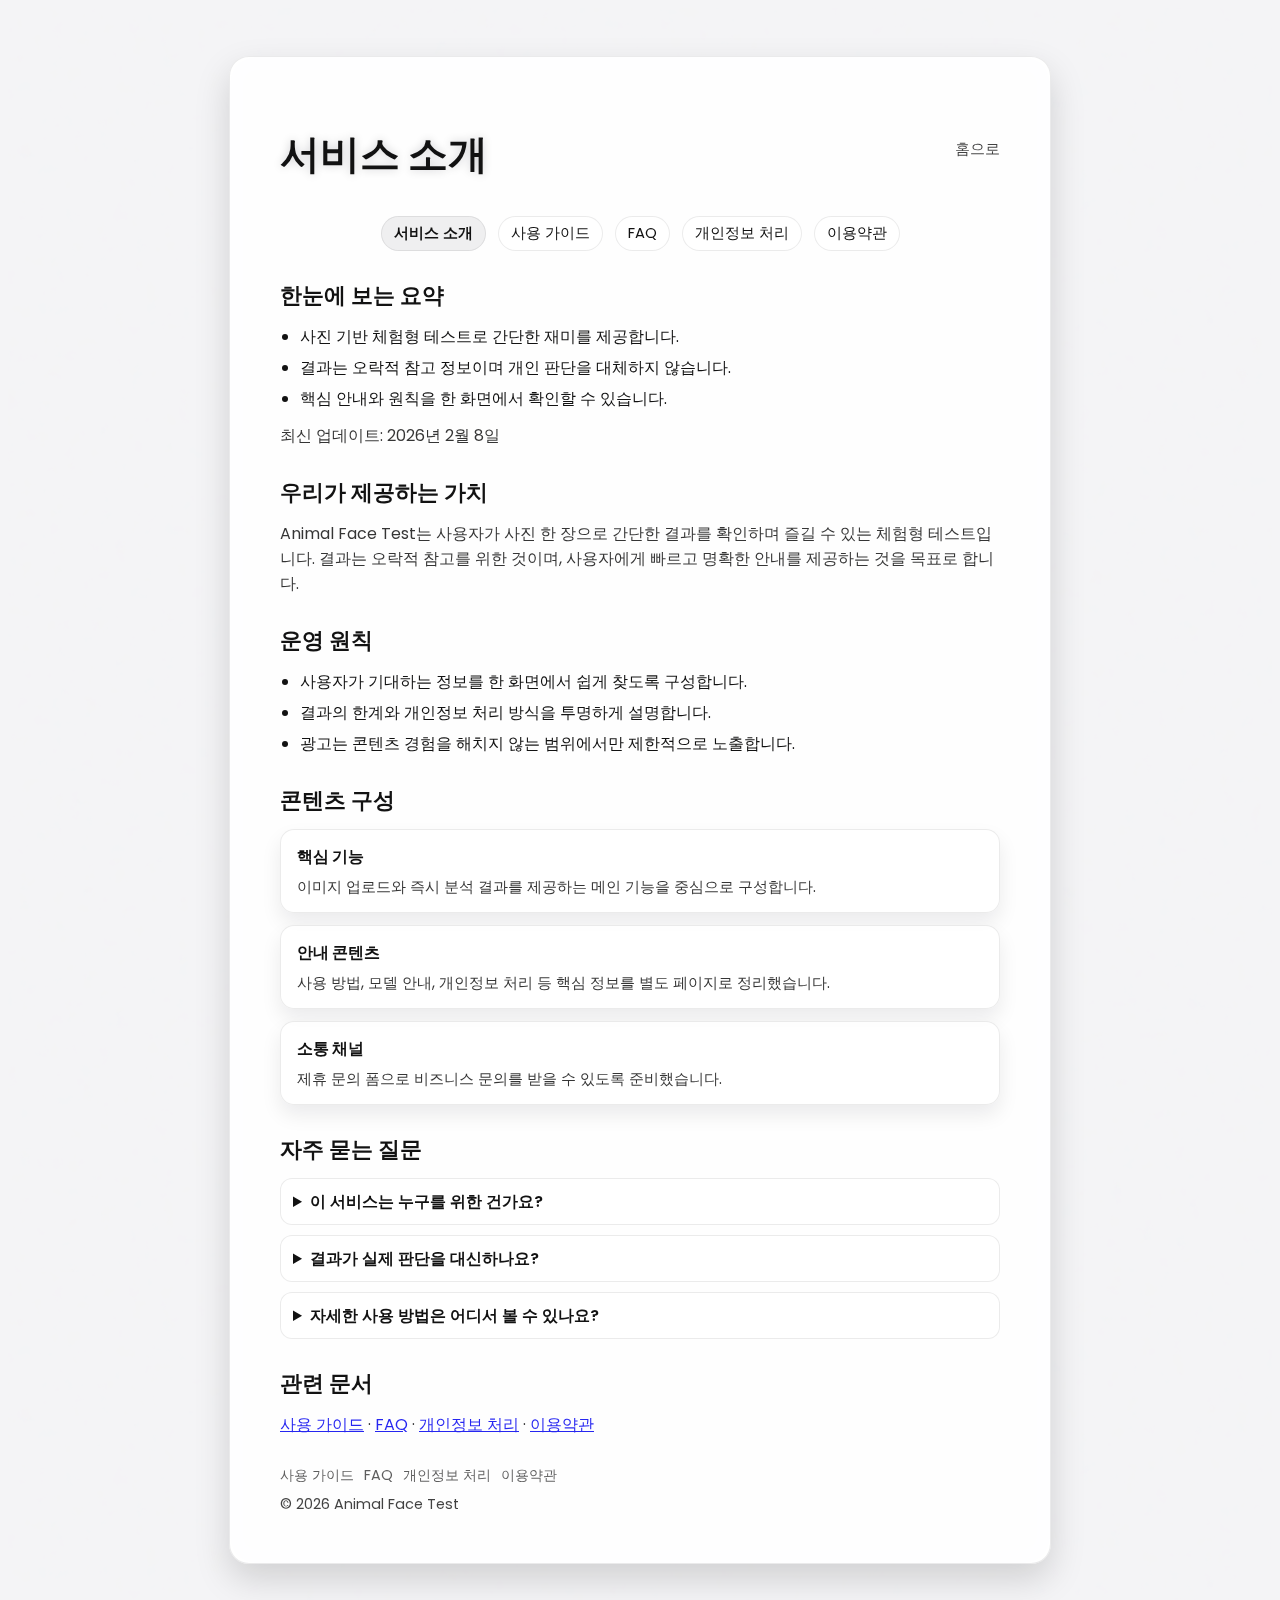
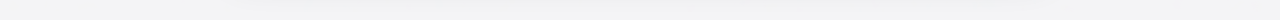
<file: about.html>
<!DOCTYPE html>
<html lang="ko">
<head>
    <meta charset="UTF-8">
    <meta name="viewport" content="width=device-width, initial-scale=1.0">
    <meta name="google-adsense-account" content="ca-pub-1304112425581501">
    <meta name="description" content="Animal Face Test의 목적, 제공 가치, 운영 원칙을 소개합니다.">
    <link rel="canonical" href="https://hsuj86.github.io/product-builder-lecture/about.html">
    <meta name="robots" content="index,follow,max-image-preview:large,max-snippet:-1,max-video-preview:-1">
    <meta property="og:type" content="website">
    <meta property="og:locale" content="ko_KR">
    <meta property="og:site_name" content="Animal Face Test">
    <meta property="og:title" content="서비스 소개 | Animal Face Test">
    <meta property="og:description" content="Animal Face Test의 목적, 제공 가치, 운영 원칙을 소개합니다.">
    <meta property="og:url" content="https://hsuj86.github.io/product-builder-lecture/about.html">
    <meta property="og:image" content="https://hsuj86.github.io/product-builder-lecture/apple-touch-icon.png">
    <meta name="twitter:card" content="summary">
    <meta name="twitter:title" content="서비스 소개 | Animal Face Test">
    <meta name="twitter:description" content="Animal Face Test의 목적, 제공 가치, 운영 원칙을 소개합니다.">
    <meta name="twitter:image" content="https://hsuj86.github.io/product-builder-lecture/apple-touch-icon.png">
    <meta name="theme-color" content="#f9a825">

    <link rel="icon" href="favicon.svg" type="image/svg+xml">
    <link rel="icon" href="favicon.png" type="image/png" sizes="32x32">
    <link rel="apple-touch-icon" href="apple-touch-icon.png" sizes="180x180">
    <!-- Google tag (gtag.js) -->
    <script async src="https://www.googletagmanager.com/gtag/js?id=G-LN14LSSPPQ"></script>
    <script>
      window.dataLayer = window.dataLayer || [];
      function gtag(){dataLayer.push(arguments);}
      gtag('js', new Date());

      gtag('config', 'G-LN14LSSPPQ');
    </script>
    <script type="text/javascript">
        (function(c,l,a,r,i,t,y){
            c[a]=c[a]||function(){(c[a].q=c[a].q||[]).push(arguments)};
            t=l.createElement(r);t.async=1;t.src="https://www.clarity.ms/tag/"+i;
            y=l.getElementsByTagName(r)[0];y.parentNode.insertBefore(t,y);
        })(window, document, "clarity", "script", "vb42dzsl79");
    </script>
    <title>서비스 소개 | Animal Face Test</title>
    <script type="application/ld+json">
    {
      "@context": "https://schema.org",
      "@type": "AboutPage",
      "name": "서비스 소개 | Animal Face Test",
      "url": "https://hsuj86.github.io/product-builder-lecture/about.html",
      "inLanguage": "ko",
      "about": {
        "@type": "WebSite",
        "name": "Animal Face Test",
        "url": "https://hsuj86.github.io/product-builder-lecture/"
      }
    }
    </script>
    <link rel="stylesheet" href="style.css">
    <script async src="https://pagead2.googlesyndication.com/pagead/js/adsbygoogle.js?client=ca-pub-1304112425581501"
     crossorigin="anonymous"></script>
</head>
<body>
    <div class="container">
        <div class="header">
            <h1>서비스 소개</h1>
            <a class="text-link" href="index.html">홈으로</a>
        </div>
        <nav class="site-nav" aria-label="사이트 탐색">
            <a href="about.html" aria-current="page">서비스 소개</a>
            <a href="guide.html">사용 가이드</a>
            <a href="faq.html">FAQ</a>
            <a href="privacy.html">개인정보 처리</a>
            <a href="terms.html">이용약관</a>
        </nav>
        <section id="summary" class="content-section">
            <h2 class="section-title">한눈에 보는 요약</h2>
            <ul class="info-list">
                <li>사진 기반 체험형 테스트로 간단한 재미를 제공합니다.</li>
                <li>결과는 오락적 참고 정보이며 개인 판단을 대체하지 않습니다.</li>
                <li>핵심 안내와 원칙을 한 화면에서 확인할 수 있습니다.</li>
            </ul>
            <p class="section-text">최신 업데이트: <time datetime="2026-02-08">2026년 2월 8일</time></p>
        </section>
        <main class="content-section">
            <h2 class="section-title">우리가 제공하는 가치</h2>
            <p class="section-text">Animal Face Test는 사용자가 사진 한 장으로 간단한 결과를 확인하며 즐길 수 있는 체험형 테스트입니다. 결과는 오락적 참고를 위한 것이며, 사용자에게 빠르고 명확한 안내를 제공하는 것을 목표로 합니다.</p>
        </main>
        <section class="content-section">
            <h2 class="section-title">운영 원칙</h2>
            <ul class="info-list">
                <li>사용자가 기대하는 정보를 한 화면에서 쉽게 찾도록 구성합니다.</li>
                <li>결과의 한계와 개인정보 처리 방식을 투명하게 설명합니다.</li>
                <li>광고는 콘텐츠 경험을 해치지 않는 범위에서만 제한적으로 노출합니다.</li>
            </ul>
        </section>
        <section class="content-section">
            <h2 class="section-title">콘텐츠 구성</h2>
            <div class="section-grid">
                <div class="section-card">
                    <h3>핵심 기능</h3>
                    <p>이미지 업로드와 즉시 분석 결과를 제공하는 메인 기능을 중심으로 구성합니다.</p>
                </div>
                <div class="section-card">
                    <h3>안내 콘텐츠</h3>
                    <p>사용 방법, 모델 안내, 개인정보 처리 등 핵심 정보를 별도 페이지로 정리했습니다.</p>
                </div>
                <div class="section-card">
                    <h3>소통 채널</h3>
                    <p>제휴 문의 폼으로 비즈니스 문의를 받을 수 있도록 준비했습니다.</p>
                </div>
            </div>
        </section>
        <section class="content-section">
            <h2 class="section-title">자주 묻는 질문</h2>
            <div class="faq">
                <details>
                    <summary>이 서비스는 누구를 위한 건가요?</summary>
                    <p>사진으로 간단한 테스트를 즐기고 싶은 사용자에게 적합합니다.</p>
                </details>
                <details>
                    <summary>결과가 실제 판단을 대신하나요?</summary>
                    <p>아니요. 결과는 오락적 참고용이며 판단을 대체하지 않습니다.</p>
                </details>
                <details>
                    <summary>자세한 사용 방법은 어디서 볼 수 있나요?</summary>
                    <p>사용 가이드 페이지에서 단계별 설명을 확인할 수 있습니다.</p>
                </details>
            </div>
        </section>
        <section class="content-section">
            <h2 class="section-title">관련 문서</h2>
            <p class="section-text">
                <a href="guide.html">사용 가이드</a> ·
                <a href="faq.html">FAQ</a> ·
                <a href="privacy.html">개인정보 처리</a> ·
                <a href="terms.html">이용약관</a>
            </p>
        </section>
        <footer class="site-footer">
            <p class="footer-links">
                <a href="guide.html">사용 가이드</a>
                <a href="faq.html">FAQ</a>
                <a href="privacy.html">개인정보 처리</a>
                <a href="terms.html">이용약관</a>
            </p>
            <p>© 2026 Animal Face Test</p>
        </footer>
    </div>
</body>
</html>
</file>
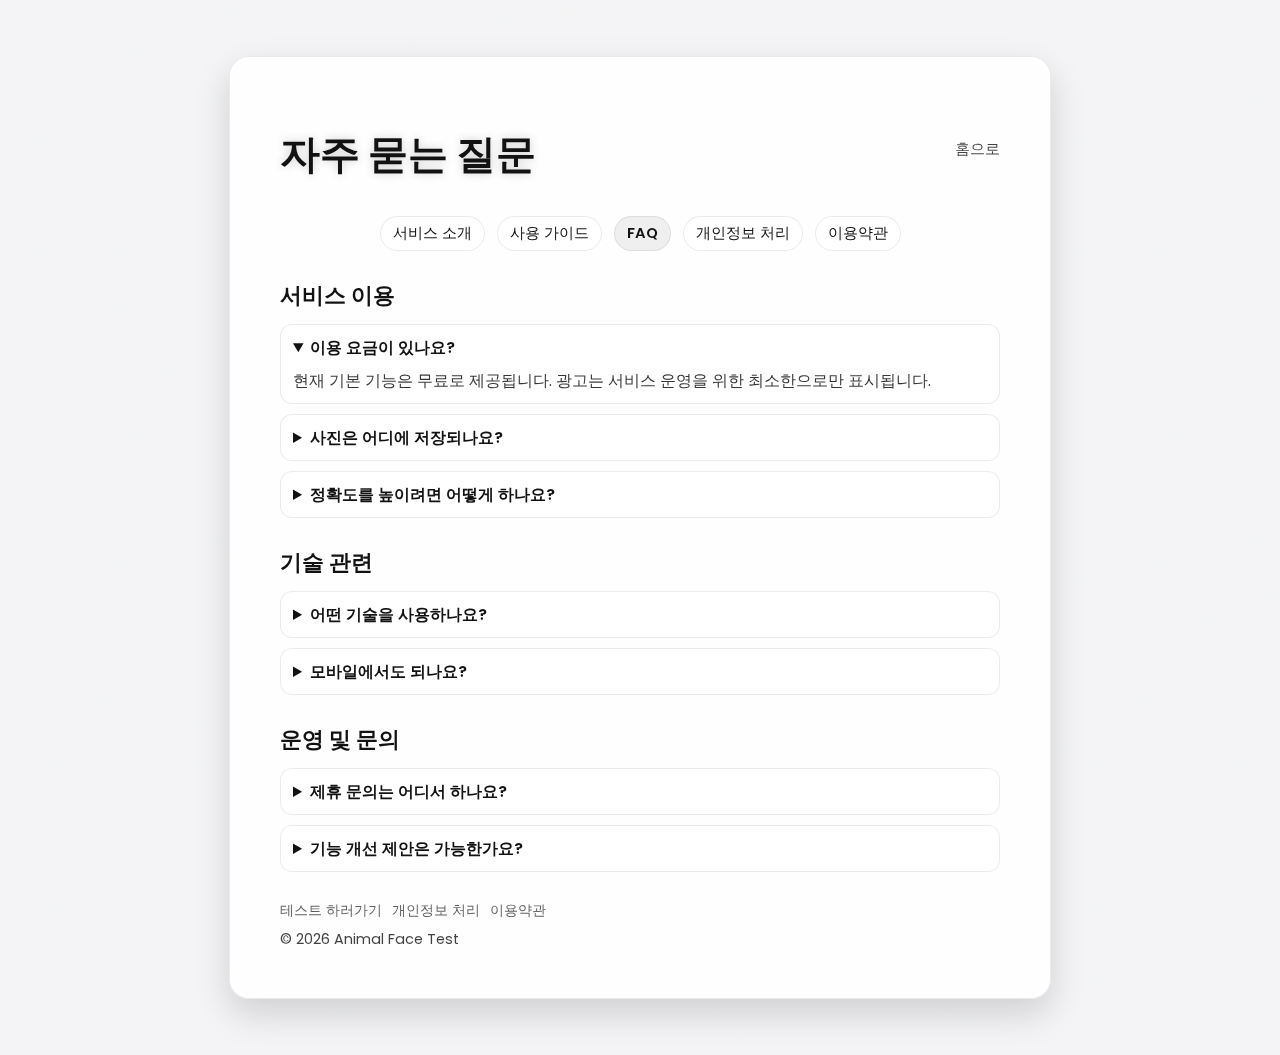
<file: faq.html>
<!DOCTYPE html>
<html lang="ko">
<head>
    <meta charset="UTF-8">
    <meta name="viewport" content="width=device-width, initial-scale=1.0">
    <meta name="google-adsense-account" content="ca-pub-1304112425581501">
    <meta name="description" content="Animal Face Test에 대한 자주 묻는 질문과 답변을 정리했습니다.">

    <link rel="icon" href="favicon.svg" type="image/svg+xml">
    <link rel="icon" href="favicon.png" type="image/png" sizes="32x32">
    <link rel="apple-touch-icon" href="apple-touch-icon.png" sizes="180x180">
    <!-- Google tag (gtag.js) -->
    <script async src="https://www.googletagmanager.com/gtag/js?id=G-LN14LSSPPQ"></script>
    <script>
      window.dataLayer = window.dataLayer || [];
      function gtag(){dataLayer.push(arguments);}
      gtag('js', new Date());

      gtag('config', 'G-LN14LSSPPQ');
    </script>
    <script type="text/javascript">
        (function(c,l,a,r,i,t,y){
            c[a]=c[a]||function(){(c[a].q=c[a].q||[]).push(arguments)};
            t=l.createElement(r);t.async=1;t.src="https://www.clarity.ms/tag/"+i;
            y=l.getElementsByTagName(r)[0];y.parentNode.insertBefore(t,y);
        })(window, document, "clarity", "script", "vb42dzsl79");
    </script>
    <title>FAQ | Animal Face Test</title>
    <link rel="stylesheet" href="style.css">
    <script async src="https://pagead2.googlesyndication.com/pagead/js/adsbygoogle.js?client=ca-pub-1304112425581501"
     crossorigin="anonymous"></script>
</head>
<body>
    <div class="container">
        <div class="header">
            <h1>자주 묻는 질문</h1>
            <a class="text-link" href="index.html">홈으로</a>
        </div>
        <nav class="site-nav" aria-label="사이트 탐색">
            <a href="about.html">서비스 소개</a>
            <a href="guide.html">사용 가이드</a>
            <a href="faq.html" aria-current="page">FAQ</a>
            <a href="privacy.html">개인정보 처리</a>
            <a href="terms.html">이용약관</a>
        </nav>
        <main class="content-section">
            <h2 class="section-title">서비스 이용</h2>
            <div class="faq">
                <details open>
                    <summary>이용 요금이 있나요?</summary>
                    <p>현재 기본 기능은 무료로 제공됩니다. 광고는 서비스 운영을 위한 최소한으로만 표시됩니다.</p>
                </details>
                <details>
                    <summary>사진은 어디에 저장되나요?</summary>
                    <p>사진은 브라우저에서만 처리되며 서버로 전송되지 않습니다.</p>
                </details>
                <details>
                    <summary>정확도를 높이려면 어떻게 하나요?</summary>
                    <p>밝고 정면에 가까운 사진을 사용하면 결과가 더 안정적입니다.</p>
                </details>
            </div>
        </main>
        <section class="content-section">
            <h2 class="section-title">기술 관련</h2>
            <div class="faq">
                <details>
                    <summary>어떤 기술을 사용하나요?</summary>
                    <p>브라우저에서 동작하는 이미지 분류 모델을 활용합니다.</p>
                </details>
                <details>
                    <summary>모바일에서도 되나요?</summary>
                    <p>네. 모바일 브라우저에서도 동일하게 동작합니다.</p>
                </details>
            </div>
        </section>
        <section class="content-section">
            <h2 class="section-title">운영 및 문의</h2>
            <div class="faq">
                <details>
                    <summary>제휴 문의는 어디서 하나요?</summary>
                    <p>메인 페이지 하단의 제휴 문의 폼을 이용해 주세요.</p>
                </details>
                <details>
                    <summary>기능 개선 제안은 가능한가요?</summary>
                    <p>문의 폼으로 아이디어를 보내주시면 검토 후 반영합니다.</p>
                </details>
            </div>
        </section>
        <footer class="site-footer">
            <p class="footer-links">
                <a href="index.html">테스트 하러가기</a>
                <a href="privacy.html">개인정보 처리</a>
                <a href="terms.html">이용약관</a>
            </p>
            <p>© 2026 Animal Face Test</p>
        </footer>
    </div>
</body>
</html>
</file>
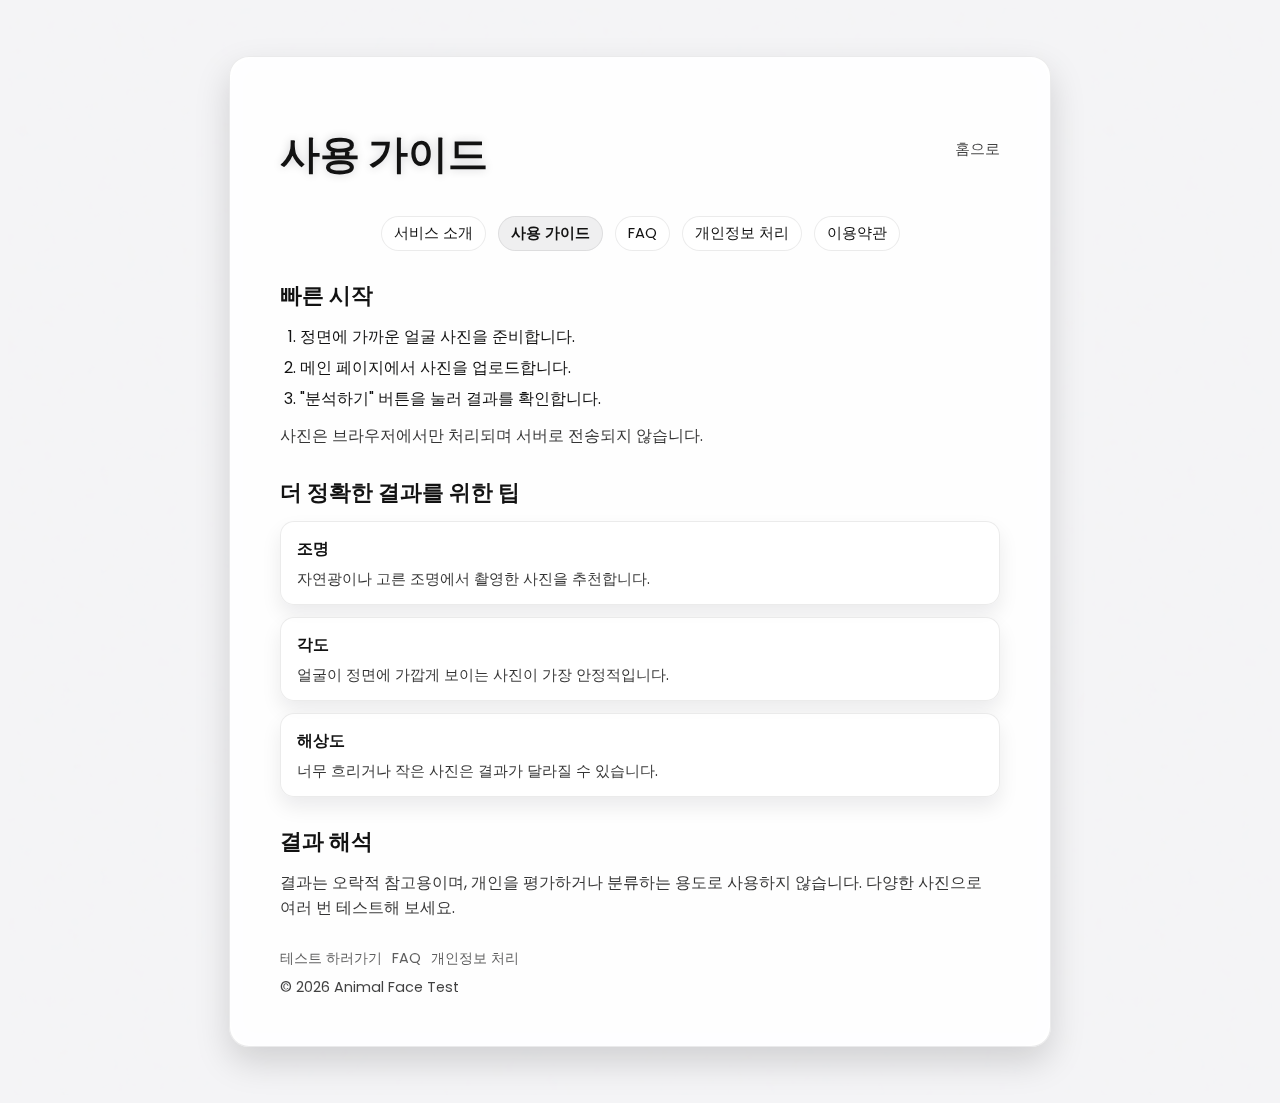
<file: guide.html>
<!DOCTYPE html>
<html lang="ko">
<head>
    <meta charset="UTF-8">
    <meta name="viewport" content="width=device-width, initial-scale=1.0">
    <meta name="google-adsense-account" content="ca-pub-1304112425581501">
    <meta name="description" content="사진 업로드부터 결과 확인까지, Animal Face Test 사용 방법을 안내합니다.">
    <!-- Google tag (gtag.js) -->
    <script async src="https://www.googletagmanager.com/gtag/js?id=G-LN14LSSPPQ"></script>
    <script>
      window.dataLayer = window.dataLayer || [];
      function gtag(){dataLayer.push(arguments);}
      gtag('js', new Date());

      gtag('config', 'G-LN14LSSPPQ');
    </script>
    <script type="text/javascript">
        (function(c,l,a,r,i,t,y){
            c[a]=c[a]||function(){(c[a].q=c[a].q||[]).push(arguments)};
            t=l.createElement(r);t.async=1;t.src="https://www.clarity.ms/tag/"+i;
            y=l.getElementsByTagName(r)[0];y.parentNode.insertBefore(t,y);
        })(window, document, "clarity", "script", "vb42dzsl79");
    </script>
    <title>사용 가이드 | Animal Face Test</title>
    <link rel="stylesheet" href="style.css">
    <script async src="https://pagead2.googlesyndication.com/pagead/js/adsbygoogle.js?client=ca-pub-1304112425581501"
     crossorigin="anonymous"></script>
</head>
<body>
    <div class="container">
        <div class="header">
            <h1>사용 가이드</h1>
            <a class="text-link" href="index.html">홈으로</a>
        </div>
        <nav class="site-nav" aria-label="사이트 탐색">
            <a href="about.html">서비스 소개</a>
            <a href="guide.html" aria-current="page">사용 가이드</a>
            <a href="faq.html">FAQ</a>
            <a href="privacy.html">개인정보 처리</a>
            <a href="terms.html">이용약관</a>
        </nav>
        <main class="content-section">
            <h2 class="section-title">빠른 시작</h2>
            <ol class="info-list">
                <li>정면에 가까운 얼굴 사진을 준비합니다.</li>
                <li>메인 페이지에서 사진을 업로드합니다.</li>
                <li>"분석하기" 버튼을 눌러 결과를 확인합니다.</li>
            </ol>
            <p class="section-text">사진은 브라우저에서만 처리되며 서버로 전송되지 않습니다.</p>
        </main>
        <section class="content-section">
            <h2 class="section-title">더 정확한 결과를 위한 팁</h2>
            <div class="section-grid">
                <div class="section-card">
                    <h3>조명</h3>
                    <p>자연광이나 고른 조명에서 촬영한 사진을 추천합니다.</p>
                </div>
                <div class="section-card">
                    <h3>각도</h3>
                    <p>얼굴이 정면에 가깝게 보이는 사진이 가장 안정적입니다.</p>
                </div>
                <div class="section-card">
                    <h3>해상도</h3>
                    <p>너무 흐리거나 작은 사진은 결과가 달라질 수 있습니다.</p>
                </div>
            </div>
        </section>
        <section class="content-section">
            <h2 class="section-title">결과 해석</h2>
            <p class="section-text">결과는 오락적 참고용이며, 개인을 평가하거나 분류하는 용도로 사용하지 않습니다. 다양한 사진으로 여러 번 테스트해 보세요.</p>
        </section>
        <footer class="site-footer">
            <p class="footer-links">
                <a href="index.html">테스트 하러가기</a>
                <a href="faq.html">FAQ</a>
                <a href="privacy.html">개인정보 처리</a>
            </p>
            <p>© 2026 Animal Face Test</p>
        </footer>
    </div>
</body>
</html>
</file>
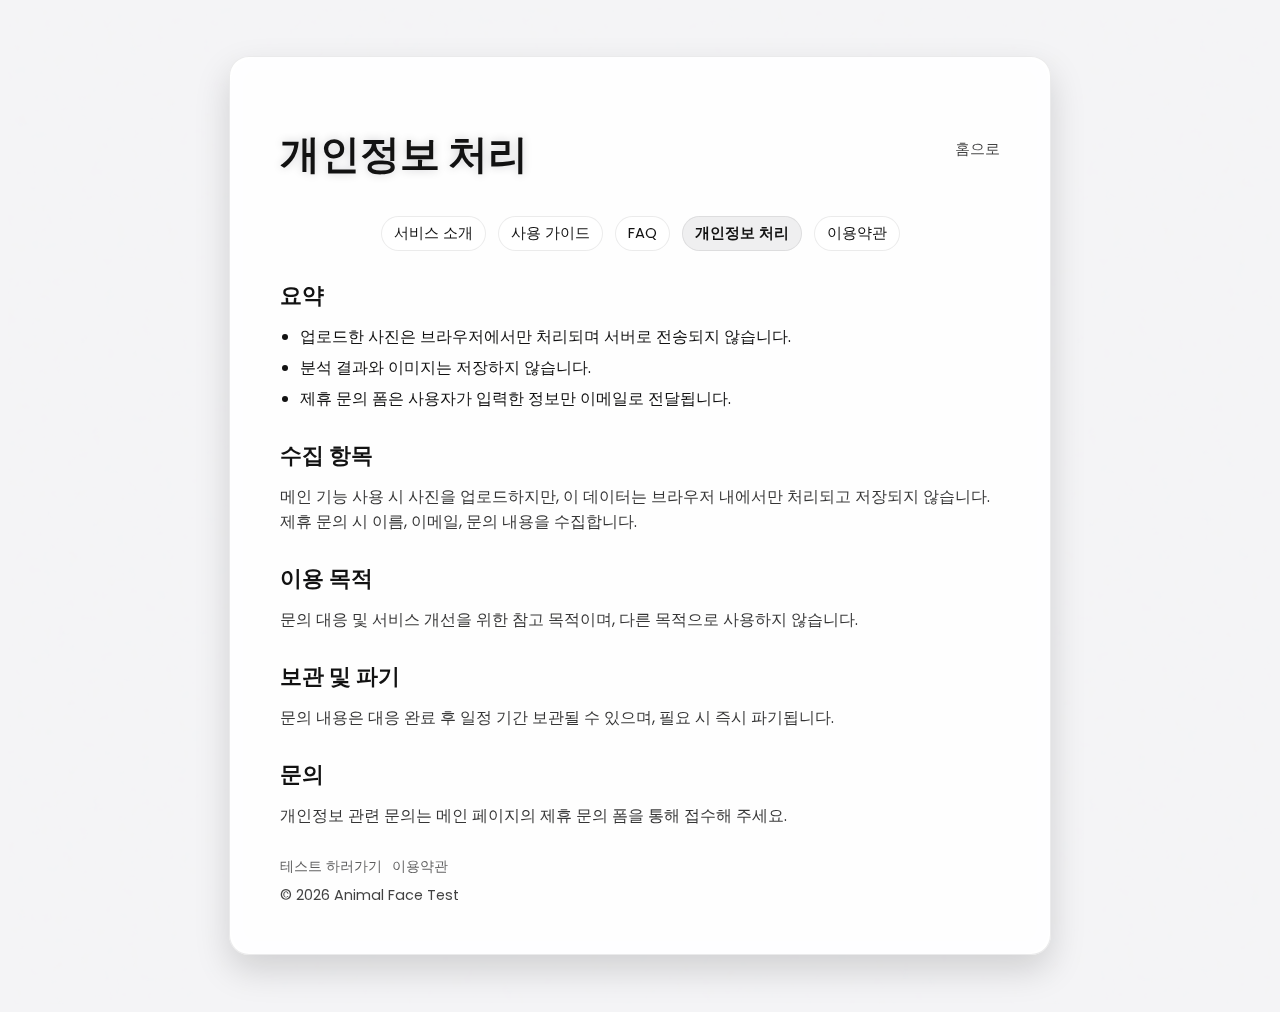
<file: privacy.html>
<!DOCTYPE html>
<html lang="ko">
<head>
    <meta charset="UTF-8">
    <meta name="viewport" content="width=device-width, initial-scale=1.0">
    <meta name="google-adsense-account" content="ca-pub-1304112425581501">
    <meta name="description" content="Animal Face Test 개인정보 처리방침 및 데이터 처리 안내">
    <!-- Google tag (gtag.js) -->
    <script async src="https://www.googletagmanager.com/gtag/js?id=G-LN14LSSPPQ"></script>
    <script>
      window.dataLayer = window.dataLayer || [];
      function gtag(){dataLayer.push(arguments);}
      gtag('js', new Date());

      gtag('config', 'G-LN14LSSPPQ');
    </script>
    <title>개인정보 처리 | Animal Face Test</title>
    <link rel="stylesheet" href="style.css">
    <script async src="https://pagead2.googlesyndication.com/pagead/js/adsbygoogle.js?client=ca-pub-1304112425581501"
     crossorigin="anonymous"></script>
</head>
<body>
    <div class="container">
        <div class="header">
            <h1>개인정보 처리</h1>
            <a class="text-link" href="index.html">홈으로</a>
        </div>
        <nav class="site-nav" aria-label="사이트 탐색">
            <a href="about.html">서비스 소개</a>
            <a href="guide.html">사용 가이드</a>
            <a href="faq.html">FAQ</a>
            <a href="privacy.html" aria-current="page">개인정보 처리</a>
            <a href="terms.html">이용약관</a>
        </nav>
        <main class="content-section">
            <h2 class="section-title">요약</h2>
            <ul class="info-list">
                <li>업로드한 사진은 브라우저에서만 처리되며 서버로 전송되지 않습니다.</li>
                <li>분석 결과와 이미지는 저장하지 않습니다.</li>
                <li>제휴 문의 폼은 사용자가 입력한 정보만 이메일로 전달됩니다.</li>
            </ul>
        </main>
        <section class="content-section">
            <h2 class="section-title">수집 항목</h2>
            <p class="section-text">메인 기능 사용 시 사진을 업로드하지만, 이 데이터는 브라우저 내에서만 처리되고 저장되지 않습니다. 제휴 문의 시 이름, 이메일, 문의 내용을 수집합니다.</p>
        </section>
        <section class="content-section">
            <h2 class="section-title">이용 목적</h2>
            <p class="section-text">문의 대응 및 서비스 개선을 위한 참고 목적이며, 다른 목적으로 사용하지 않습니다.</p>
        </section>
        <section class="content-section">
            <h2 class="section-title">보관 및 파기</h2>
            <p class="section-text">문의 내용은 대응 완료 후 일정 기간 보관될 수 있으며, 필요 시 즉시 파기됩니다.</p>
        </section>
        <section class="content-section">
            <h2 class="section-title">문의</h2>
            <p class="section-text">개인정보 관련 문의는 메인 페이지의 제휴 문의 폼을 통해 접수해 주세요.</p>
        </section>
        <footer class="site-footer">
            <p class="footer-links">
                <a href="index.html">테스트 하러가기</a>
                <a href="terms.html">이용약관</a>
            </p>
            <p>© 2026 Animal Face Test</p>
        </footer>
    </div>
</body>
</html>
</file>
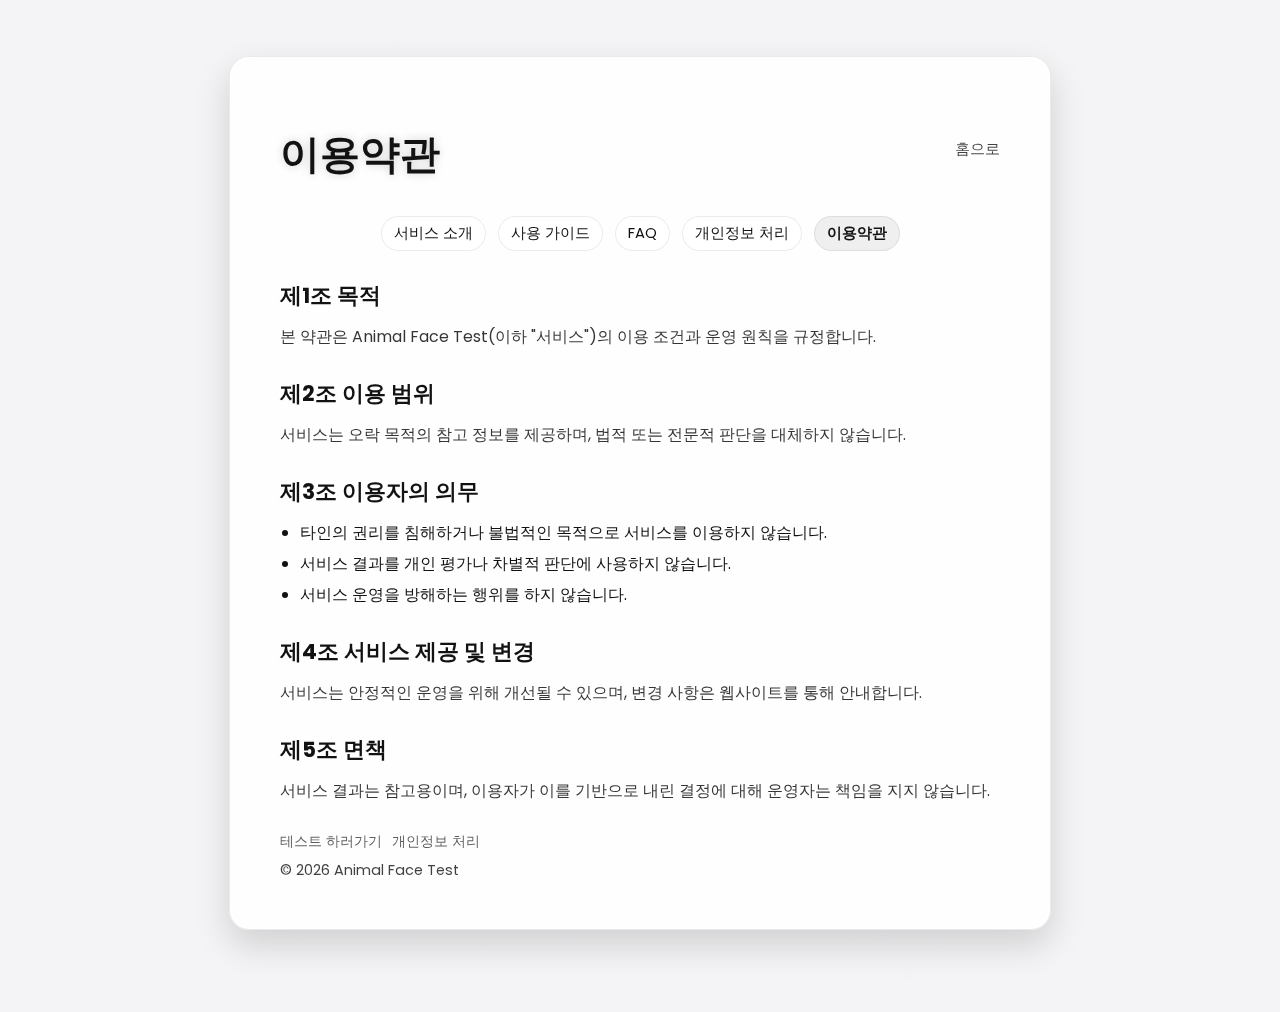
<file: terms.html>
<!DOCTYPE html>
<html lang="ko">
<head>
    <meta charset="UTF-8">
    <meta name="viewport" content="width=device-width, initial-scale=1.0">
    <meta name="google-adsense-account" content="ca-pub-1304112425581501">
    <meta name="description" content="Animal Face Test 이용약관">
    <link rel="canonical" href="https://hsuj86.github.io/product-builder-lecture/terms.html">
    <meta name="robots" content="index,follow,max-image-preview:large,max-snippet:-1,max-video-preview:-1">
    <meta property="og:type" content="website">
    <meta property="og:locale" content="ko_KR">
    <meta property="og:site_name" content="Animal Face Test">
    <meta property="og:title" content="이용약관 | Animal Face Test">
    <meta property="og:description" content="Animal Face Test 이용약관">
    <meta property="og:url" content="https://hsuj86.github.io/product-builder-lecture/terms.html">
    <meta property="og:image" content="https://hsuj86.github.io/product-builder-lecture/apple-touch-icon.png">
    <meta name="twitter:card" content="summary">
    <meta name="twitter:title" content="이용약관 | Animal Face Test">
    <meta name="twitter:description" content="Animal Face Test 이용약관">
    <meta name="twitter:image" content="https://hsuj86.github.io/product-builder-lecture/apple-touch-icon.png">
    <meta name="theme-color" content="#f9a825">

    <link rel="icon" href="favicon.svg" type="image/svg+xml">
    <link rel="icon" href="favicon.png" type="image/png" sizes="32x32">
    <link rel="apple-touch-icon" href="apple-touch-icon.png" sizes="180x180">
    <!-- Google tag (gtag.js) -->
    <script async src="https://www.googletagmanager.com/gtag/js?id=G-LN14LSSPPQ"></script>
    <script>
      window.dataLayer = window.dataLayer || [];
      function gtag(){dataLayer.push(arguments);}
      gtag('js', new Date());

      gtag('config', 'G-LN14LSSPPQ');
    </script>
    <script type="text/javascript">
        (function(c,l,a,r,i,t,y){
            c[a]=c[a]||function(){(c[a].q=c[a].q||[]).push(arguments)};
            t=l.createElement(r);t.async=1;t.src="https://www.clarity.ms/tag/"+i;
            y=l.getElementsByTagName(r)[0];y.parentNode.insertBefore(t,y);
        })(window, document, "clarity", "script", "vb42dzsl79");
    </script>
    <title>이용약관 | Animal Face Test</title>
    <link rel="stylesheet" href="style.css">
    <script async src="https://pagead2.googlesyndication.com/pagead/js/adsbygoogle.js?client=ca-pub-1304112425581501"
     crossorigin="anonymous"></script>
</head>
<body>
    <div class="container">
        <div class="header">
            <h1>이용약관</h1>
            <a class="text-link" href="index.html">홈으로</a>
        </div>
        <nav class="site-nav" aria-label="사이트 탐색">
            <a href="about.html">서비스 소개</a>
            <a href="guide.html">사용 가이드</a>
            <a href="faq.html">FAQ</a>
            <a href="privacy.html">개인정보 처리</a>
            <a href="terms.html" aria-current="page">이용약관</a>
        </nav>
        <main class="content-section">
            <h2 class="section-title">제1조 목적</h2>
            <p class="section-text">본 약관은 Animal Face Test(이하 "서비스")의 이용 조건과 운영 원칙을 규정합니다.</p>
        </main>
        <section class="content-section">
            <h2 class="section-title">제2조 이용 범위</h2>
            <p class="section-text">서비스는 오락 목적의 참고 정보를 제공하며, 법적 또는 전문적 판단을 대체하지 않습니다.</p>
        </section>
        <section class="content-section">
            <h2 class="section-title">제3조 이용자의 의무</h2>
            <ul class="info-list">
                <li>타인의 권리를 침해하거나 불법적인 목적으로 서비스를 이용하지 않습니다.</li>
                <li>서비스 결과를 개인 평가나 차별적 판단에 사용하지 않습니다.</li>
                <li>서비스 운영을 방해하는 행위를 하지 않습니다.</li>
            </ul>
        </section>
        <section class="content-section">
            <h2 class="section-title">제4조 서비스 제공 및 변경</h2>
            <p class="section-text">서비스는 안정적인 운영을 위해 개선될 수 있으며, 변경 사항은 웹사이트를 통해 안내합니다.</p>
        </section>
        <section class="content-section">
            <h2 class="section-title">제5조 면책</h2>
            <p class="section-text">서비스 결과는 참고용이며, 이용자가 이를 기반으로 내린 결정에 대해 운영자는 책임을 지지 않습니다.</p>
        </section>
        <footer class="site-footer">
            <p class="footer-links">
                <a href="index.html">테스트 하러가기</a>
                <a href="privacy.html">개인정보 처리</a>
            </p>
            <p>© 2026 Animal Face Test</p>
        </footer>
    </div>
</body>
</html>
</file>
<file: style.css>
@import url('https://fonts.googleapis.com/css2?family=Poppins:wght@400;600;700&display=swap');

:root {
    color-scheme: light dark;
    --bg: #f4f4f6;
    --text: #121212;
    --panel: rgba(255, 255, 255, 0.9);
    --panel-border: rgba(0, 0, 0, 0.08);
    --panel-shadow: 0 15px 35px rgba(0, 0, 0, 0.15), 0 0 20px rgba(255, 255, 255, 0.4) inset;
    --noise-opacity: 0.08;
    --btn-grad-1: #f9a825;
    --btn-grad-2: #f57f17;
    --btn-text: #111;
    --toggle-bg: rgba(0, 0, 0, 0.08);
    --toggle-border: rgba(0, 0, 0, 0.12);
    --accent: #2f6bff;
    --chip: rgba(0, 0, 0, 0.06);
}

[data-theme="dark"] {
    --bg: #1a1a1a;
    --text: #fff;
    --panel: rgba(34, 34, 34, 0.8);
    --panel-border: rgba(255, 255, 255, 0.2);
    --panel-shadow: 0 15px 35px rgba(0, 0, 0, 0.5), 0 0 20px rgba(255, 255, 255, 0.1) inset;
    --noise-opacity: 0.1;
    --btn-grad-1: #f9a825;
    --btn-grad-2: #f57f17;
    --btn-text: #111;
    --toggle-bg: rgba(255, 255, 255, 0.08);
    --toggle-border: rgba(255, 255, 255, 0.2);
    --accent: #6aa2ff;
    --chip: rgba(255, 255, 255, 0.12);
}

body {
    font-family: 'Poppins', sans-serif;
    display: flex;
    justify-content: center;
    align-items: flex-start;
    min-height: 100vh;
    background-color: var(--bg);
    color: var(--text);
    overflow-y: auto;
    position: relative;
    padding: 48px 20px;
    transition: background-color 0.3s ease, color 0.3s ease;
}

body::before {
    content: "";
    position: absolute;
    top: 0;
    left: 0;
    width: 100%;
    height: 100%;
    background: url('data:image/svg+xml,<svg xmlns="http://www.w3.org/2000/svg" viewBox="0 0 100 100"><filter id="n"><feTurbulence type="fractalNoise" baseFrequency="0.8" numOctaves="10" stitchTiles="stitch"/></filter><rect width="100%" height="100%" filter="url(%23n)" opacity="0.1"/></svg>');
    z-index: -1;
    opacity: var(--noise-opacity);
}

.container {
    background: var(--panel);
    padding: 40px 50px;
    border-radius: 20px;
    text-align: center;
    box-shadow: var(--panel-shadow);
    backdrop-filter: blur(10px);
    border: 1px solid var(--panel-border);
    width: min(720px, 100%);
    transition: background 0.3s ease, box-shadow 0.3s ease, border-color 0.3s ease;
}

h1 {
    font-size: 2.5rem;
    font-weight: 700;
    margin-bottom: 1rem;
    text-shadow: 0 0 10px rgba(0, 0, 0, 0.2);
}

.subtitle {
    margin: 0 0 1.5rem;
    font-size: 1.05rem;
    opacity: 0.85;
}

.upload-card {
    display: grid;
    grid-template-columns: 1fr auto;
    gap: 12px;
    align-items: center;
    margin: 16px 0 24px;
}

.quick-nav {
    display: flex;
    flex-wrap: wrap;
    gap: 10px;
    justify-content: center;
    margin: 12px 0 20px;
}

.quick-nav a {
    text-decoration: none;
    font-size: 0.9rem;
    padding: 6px 12px;
    border-radius: 999px;
    background: var(--chip);
    color: inherit;
    border: 1px solid var(--panel-border);
}

.upload-label {
    padding: 12px 16px;
    border-radius: 12px;
    border: 1px dashed var(--panel-border);
    background: var(--panel);
    cursor: pointer;
    font-weight: 600;
    text-align: center;
}

#image-input {
    display: none;
}

#analyze-btn {
    padding: 12px 18px;
    border-radius: 12px;
    border: none;
    background: linear-gradient(145deg, var(--btn-grad-1), var(--btn-grad-2));
    color: var(--btn-text);
    font-weight: 600;
    cursor: pointer;
}

.preview-card {
    display: grid;
    gap: 12px;
    justify-items: center;
    padding: 16px;
    border-radius: 16px;
    background: var(--panel);
    border: 1px solid var(--panel-border);
}

.content-section {
    margin-top: 28px;
    text-align: left;
    display: grid;
    gap: 12px;
}

.section-title {
    font-size: 1.35rem;
    margin: 0;
}

.section-text {
    margin: 0;
    opacity: 0.85;
}

.section-grid {
    display: grid;
    gap: 12px;
}

.section-card {
    padding: 14px 16px;
    border-radius: 14px;
    border: 1px solid var(--panel-border);
    background: var(--panel);
    box-shadow: 0 10px 20px rgba(0, 0, 0, 0.08);
}

.section-card h3 {
    margin: 0 0 6px;
    font-size: 1rem;
}

.section-card p {
    margin: 0;
    font-size: 0.95rem;
    opacity: 0.85;
}

.info-list {
    margin: 0;
    padding-left: 20px;
    display: grid;
    gap: 6px;
}

.notice {
    margin: 0;
    padding: 10px 12px;
    border-radius: 10px;
    background: var(--chip);
    border: 1px dashed var(--panel-border);
    font-size: 0.9rem;
}

.faq details {
    border-radius: 12px;
    border: 1px solid var(--panel-border);
    padding: 10px 12px;
    background: var(--panel);
}

.faq details + details {
    margin-top: 10px;
}

.faq summary {
    cursor: pointer;
    font-weight: 600;
}

.faq p {
    margin: 8px 0 0;
    opacity: 0.85;
}

.ad-slot {
    display: grid;
    place-items: center;
    min-height: 120px;
    border-radius: 12px;
    border: 1px dashed var(--panel-border);
    background: var(--chip);
    font-size: 0.9rem;
    opacity: 0.8;
}

#preview-image {
    width: min(320px, 100%);
    aspect-ratio: 1 / 1;
    object-fit: cover;
    border-radius: 16px;
    border: 1px solid var(--panel-border);
    background: rgba(0, 0, 0, 0.05);
    display: none;
}

.result {
    font-size: 1.4rem;
    font-weight: 700;
    color: var(--accent);
    min-height: 32px;
}

.label-container {
    width: 100%;
    display: grid;
    gap: 6px;
    text-align: left;
}

.label-item {
    display: flex;
    justify-content: space-between;
    font-size: 0.95rem;
    padding: 8px 10px;
    border-radius: 10px;
    background: var(--chip);
}

.share-card {
    width: 100%;
    display: grid;
    gap: 10px;
    padding: 14px;
    border-radius: 14px;
    border: 1px solid var(--panel-border);
    background: linear-gradient(135deg, rgba(47, 107, 255, 0.08), rgba(245, 127, 23, 0.08));
}

.share-title {
    margin: 0;
    font-size: 1.05rem;
    font-weight: 600;
}

.share-sub {
    margin: 0;
    font-size: 0.9rem;
    opacity: 0.8;
}

.share-actions {
    display: grid;
    grid-template-columns: repeat(auto-fit, minmax(120px, 1fr));
    gap: 8px;
}

.share-btn {
    padding: 10px 12px;
    border-radius: 10px;
    border: 1px solid var(--panel-border);
    background: var(--panel);
    color: inherit;
    font-weight: 600;
    cursor: pointer;
    transition: transform 0.2s ease, box-shadow 0.2s ease;
}

.share-btn.primary {
    border: none;
    background: linear-gradient(145deg, var(--btn-grad-1), var(--btn-grad-2));
    color: var(--btn-text);
}

.share-btn:hover {
    transform: translateY(-1px);
    box-shadow: 0 8px 18px rgba(0, 0, 0, 0.12);
}

.share-link {
    display: grid;
    gap: 6px;
}

#share-url {
    width: 100%;
    padding: 10px 12px;
    border-radius: 10px;
    border: 1px solid var(--panel-border);
    background: var(--panel);
    color: inherit;
    font-size: 0.9rem;
}

.share-message {
    font-size: 0.85rem;
    color: var(--accent);
    min-height: 18px;
}

.header {
    display: flex;
    align-items: center;
    justify-content: space-between;
    gap: 16px;
    margin-bottom: 1rem;
}

.text-link {
    text-decoration: none;
    font-size: 0.95rem;
    color: inherit;
    opacity: 0.8;
}

.text-link:hover {
    opacity: 1;
}

.site-nav {
    display: flex;
    flex-wrap: wrap;
    gap: 12px;
    justify-content: center;
    margin-bottom: 12px;
}

.site-nav a {
    text-decoration: none;
    font-size: 0.92rem;
    padding: 6px 12px;
    border-radius: 999px;
    border: 1px solid var(--panel-border);
    background: var(--panel);
    color: inherit;
}

.site-nav a[aria-current="page"] {
    background: var(--chip);
    font-weight: 600;
}

.theme-toggle {
    border: 1px solid var(--toggle-border);
    background: var(--toggle-bg);
    color: inherit;
    width: 44px;
    height: 44px;
    border-radius: 12px;
    cursor: pointer;
    display: inline-flex;
    align-items: center;
    justify-content: center;
    transition: transform 0.2s ease, background 0.2s ease, border-color 0.2s ease;
}

.theme-toggle:hover {
    transform: translateY(-2px);
}

.comments {
    margin-top: 32px;
    text-align: left;
}

.partner-form {
    margin-top: 28px;
    display: grid;
    gap: 12px;
    text-align: left;
}

.partner-form h2 {
    font-size: 1.25rem;
    margin: 0 0 4px;
}

.partner-form label {
    display: grid;
    gap: 6px;
    font-size: 0.95rem;
}

.partner-form input,
.partner-form textarea {
    padding: 12px 14px;
    border-radius: 12px;
    border: 1px solid var(--panel-border);
    background: var(--panel);
    color: inherit;
    font-family: inherit;
    transition: border-color 0.2s ease, box-shadow 0.2s ease;
}

.partner-form input:focus,
.partner-form textarea:focus {
    outline: none;
    border-color: var(--accent);
    box-shadow: 0 0 0 3px rgba(47, 107, 255, 0.2);
}

.submit-btn {
    justify-self: start;
    padding: 12px 22px;
    border-radius: 12px;
    border: none;
    background: linear-gradient(145deg, var(--btn-grad-1), var(--btn-grad-2));
    color: var(--btn-text);
    font-weight: 600;
    cursor: pointer;
}

.submit-btn:hover {
    transform: translateY(-2px);
}

.site-footer {
    margin-top: 28px;
    text-align: left;
    font-size: 0.9rem;
    opacity: 0.8;
}

.footer-links {
    display: flex;
    flex-wrap: wrap;
    gap: 10px;
}

.footer-links a {
    text-decoration: none;
    color: inherit;
    opacity: 0.85;
}

.footer-links a:hover {
    opacity: 1;
}

.site-footer p {
    margin: 0 0 8px;
}

@media (max-width: 720px) {
    body {
        padding: 32px 16px;
    }

    .container {
        padding: 28px 22px;
    }

    h1 {
        font-size: 2rem;
    }

    .header {
        flex-direction: column;
        align-items: flex-start;
    }
    .upload-card {
        grid-template-columns: 1fr;
    }

    .site-nav {
        justify-content: flex-start;
    }

    .quick-nav {
        justify-content: flex-start;
    }

    #analyze-btn,
    .submit-btn {
        width: 100%;
    }
}
</file>
